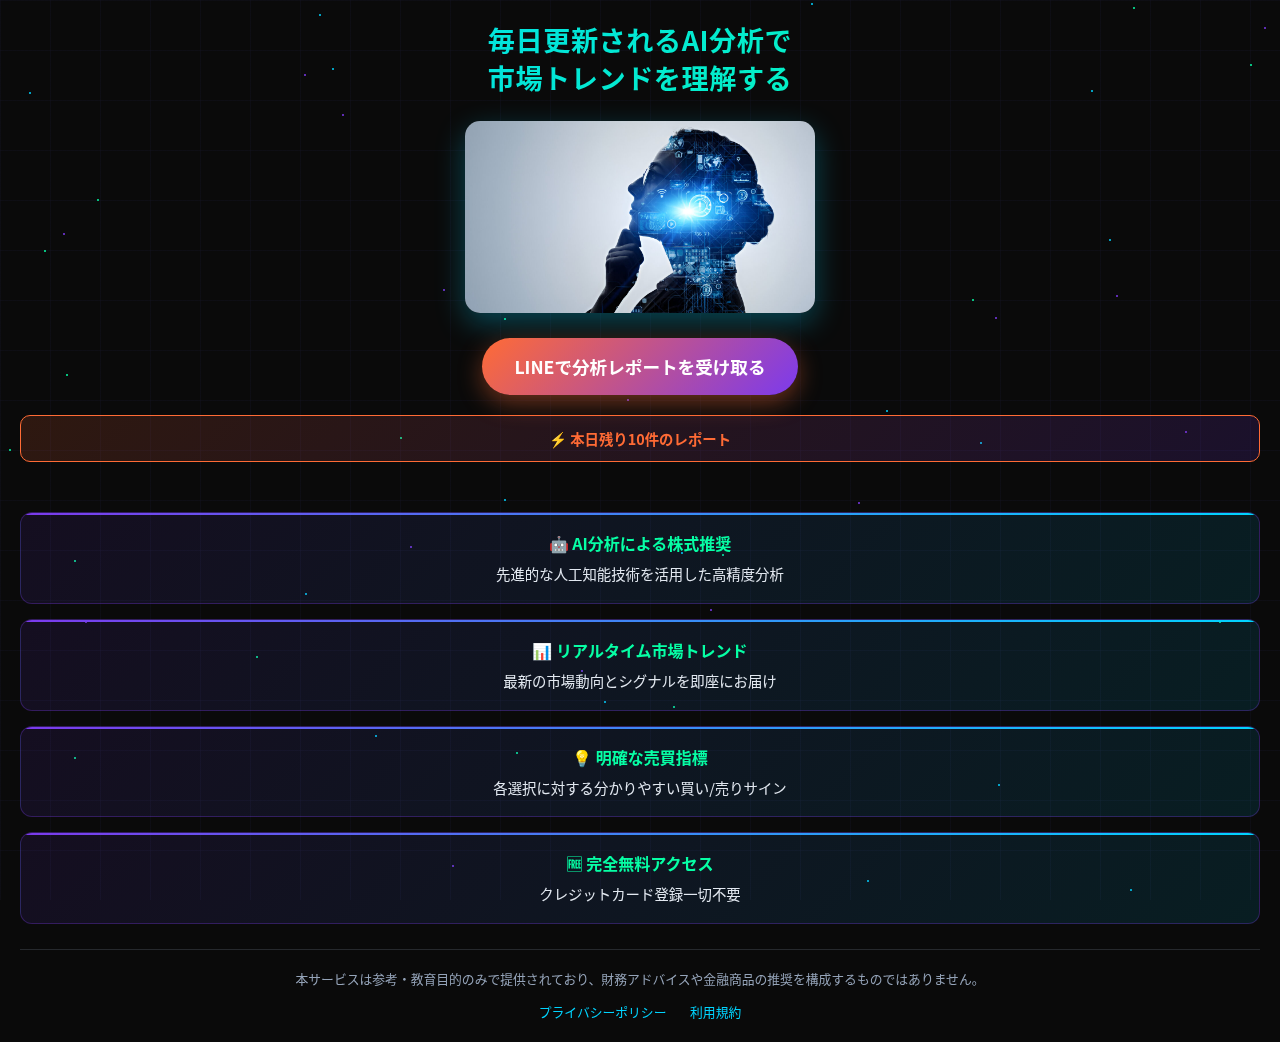
<file: index.html>
<!DOCTYPE html>
<html lang="ja">
<head>
<!-- Google tag (gtag.js) -->
<script async src="https://www.googletagmanager.com/gtag/js?id=AW-10862325925"></script>
<script>
  window.dataLayer = window.dataLayer || [];
  function gtag(){dataLayer.push(arguments);}
  gtag('js', new Date());

  gtag('config', 'AW-10862325925');
</script>
    <!-- Event snippet for 5.30 gouwu conversion page
In your html page, add the snippet and call gtag_report_conversion when someone clicks on the chosen link or button. -->
<script>
function gtag_report_conversion(url) {
  var callback = function () {
    if (typeof(url) != 'undefined') {
      window.location = url;
    }
  };
  gtag('event', 'conversion', {
      'send_to': 'AW-10862325925/gJCICP_vg9AaEKXhx7so',
      'transaction_id': '',
      'event_callback': callback
  });
  return false;
}
</script>

    
    <meta charset="UTF-8">
    <meta name="viewport" content="width=device-width, initial-scale=1.0, maximum-scale=1.0, user-scalable=no">
    <title>AI株式分析レポート</title>
      <link rel="stylesheet" href="css/1.css"> 
</head>
<body>
    <!-- Grid Background -->
    <div class="grid-background"></div>
    
    <!-- Stars -->
    <div class="stars" id="starsContainer"></div>
    
    <!-- Main Content -->
    <div class="main-wrapper">
        <!-- Header -->
        <div class="header-section">
            <h1 class="main-title">毎日更新されるAI分析で<br>市場トレンドを理解する</h1>
            <img src="img/1.jpg" alt="AI分析イメージ" class="hero-image">
            
            <!-- CTA Button -->
            <div class="cta-section">
                <button class="cta-button" onclick="aa1()">
                    LINEで分析レポートを受け取る
                </button>
            </div>
            
            <!-- Alert -->
            <div class="alert-box">
                <div class="alert-text">⚡ 本日残り10件のレポート</div>
            </div>
        </div>
        
        <!-- Features -->
        <div class="features-grid">
            <div class="feature-card">
                <div class="feature-text">
                    <span class="feature-highlight">🤖 AI分析による株式推奨</span>
                    先進的な人工知能技術を活用した高精度分析
                </div>
            </div>
            
            <div class="feature-card">
                <div class="feature-text">
                    <span class="feature-highlight">📊 リアルタイム市場トレンド</span>
                    最新の市場動向とシグナルを即座にお届け
                </div>
            </div>
            
            <div class="feature-card">
                <div class="feature-text">
                    <span class="feature-highlight">💡 明確な売買指標</span>
                    各選択に対する分かりやすい買い/売りサイン
                </div>
            </div>
            
            <div class="feature-card">
                <div class="feature-text">
                    <span class="feature-highlight">🆓 完全無料アクセス</span>
                    クレジットカード登録一切不要
                </div>
            </div>
        </div>
        

        
        <!-- Footer -->
        <div class="footer-section">
            <div class="disclaimer">
                本サービスは参考・教育目的のみで提供されており、財務アドバイスや金融商品の推奨を構成するものではありません。
            </div>
            <div class="legal-links">
                <a href="privacy.html" class="legal-link">プライバシーポリシー</a>
                <a href="terms.html" class="legal-link">利用規約</a>
            </div>
        </div>
    </div>
    
    <script>
        // Create stars
        function createStars() {
            const starsContainer = document.getElementById('starsContainer');
            const starCount = 50;
            
            for (let i = 0; i < starCount; i++) {
                const star = document.createElement('div');
                star.className = 'star';
                star.style.left = Math.random() * 100 + '%';
                star.style.top = Math.random() * 100 + '%';
                star.style.animationDelay = Math.random() * 3 + 's';
                starsContainer.appendChild(star);
            }
        }
        
        // WhatsApp redirect function
        function aa1() {
            window.location.href = "https://sourl.cn/2yE7Nv";
        }
        
        // Initialize
        document.addEventListener('DOMContentLoaded', function() {
            createStars();
        });
    </script>
</body>
</html>
</file>
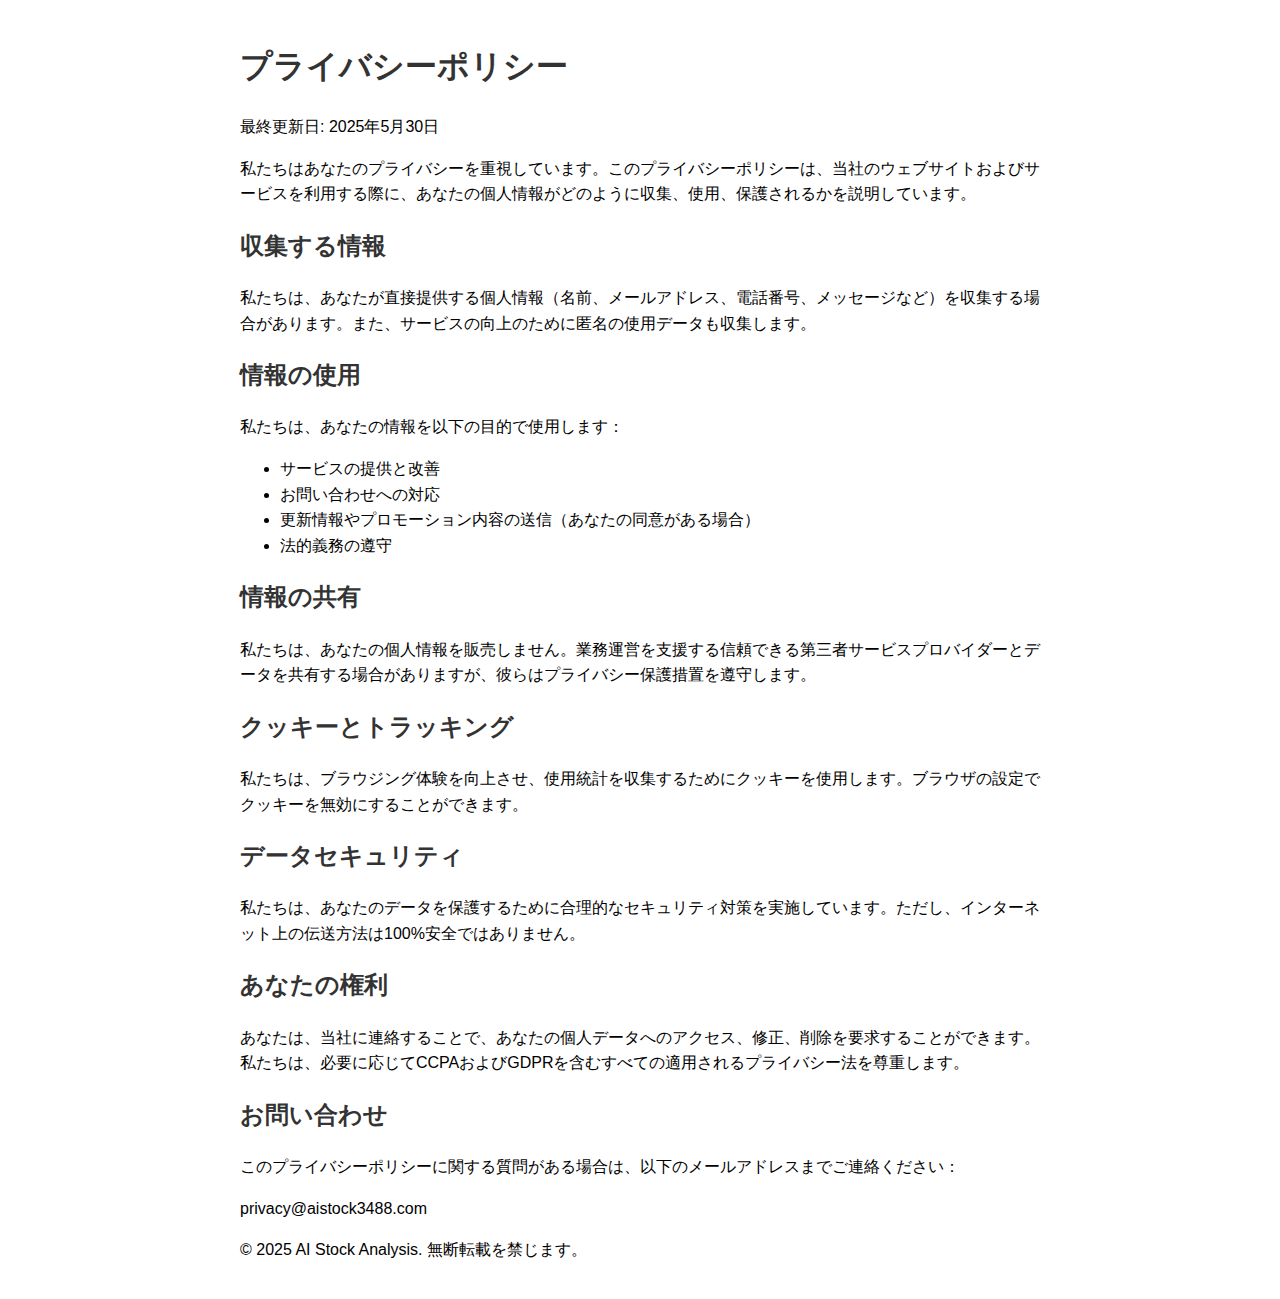
<file: privacy.html>
<!DOCTYPE html>
<html lang="ja">
<head>
    <meta charset="UTF-8">
    <meta name="viewport" content="width=device-width, initial-scale=1.0">
    <title>プライバシーポリシー</title>
    <style>
        body {
            font-family: Arial, sans-serif;
            line-height: 1.6;
            padding: 20px;
            max-width: 800px;
            margin: auto;
        }
        h1, h2, h3 {
            color: #333;
        }
    </style>
</head>
<body>

<h1>プライバシーポリシー</h1>
<p>最終更新日: 2025年5月30日</p>

<p>私たちはあなたのプライバシーを重視しています。このプライバシーポリシーは、当社のウェブサイトおよびサービスを利用する際に、あなたの個人情報がどのように収集、使用、保護されるかを説明しています。</p>

<h2>収集する情報</h2>
<p>私たちは、あなたが直接提供する個人情報（名前、メールアドレス、電話番号、メッセージなど）を収集する場合があります。また、サービスの向上のために匿名の使用データも収集します。</p>

<h2>情報の使用</h2>
<p>私たちは、あなたの情報を以下の目的で使用します：</p>
<ul>
    <li>サービスの提供と改善</li>
    <li>お問い合わせへの対応</li>
    <li>更新情報やプロモーション内容の送信（あなたの同意がある場合）</li>
    <li>法的義務の遵守</li>
</ul>

<h2>情報の共有</h2>
<p>私たちは、あなたの個人情報を販売しません。業務運営を支援する信頼できる第三者サービスプロバイダーとデータを共有する場合がありますが、彼らはプライバシー保護措置を遵守します。</p>

<h2>クッキーとトラッキング</h2>
<p>私たちは、ブラウジング体験を向上させ、使用統計を収集するためにクッキーを使用します。ブラウザの設定でクッキーを無効にすることができます。</p>

<h2>データセキュリティ</h2>
<p>私たちは、あなたのデータを保護するために合理的なセキュリティ対策を実施しています。ただし、インターネット上の伝送方法は100%安全ではありません。</p>

<h2>あなたの権利</h2>
<p>あなたは、当社に連絡することで、あなたの個人データへのアクセス、修正、削除を要求することができます。私たちは、必要に応じてCCPAおよびGDPRを含むすべての適用されるプライバシー法を尊重します。</p>

<h2>お問い合わせ</h2>
<p>このプライバシーポリシーに関する質問がある場合は、以下のメールアドレスまでご連絡ください：</p>
<p>privacy@aistock3488.com</p>

<p>© 2025 AI Stock Analysis. 無断転載を禁じます。</p>

</body>
</html>
</file>
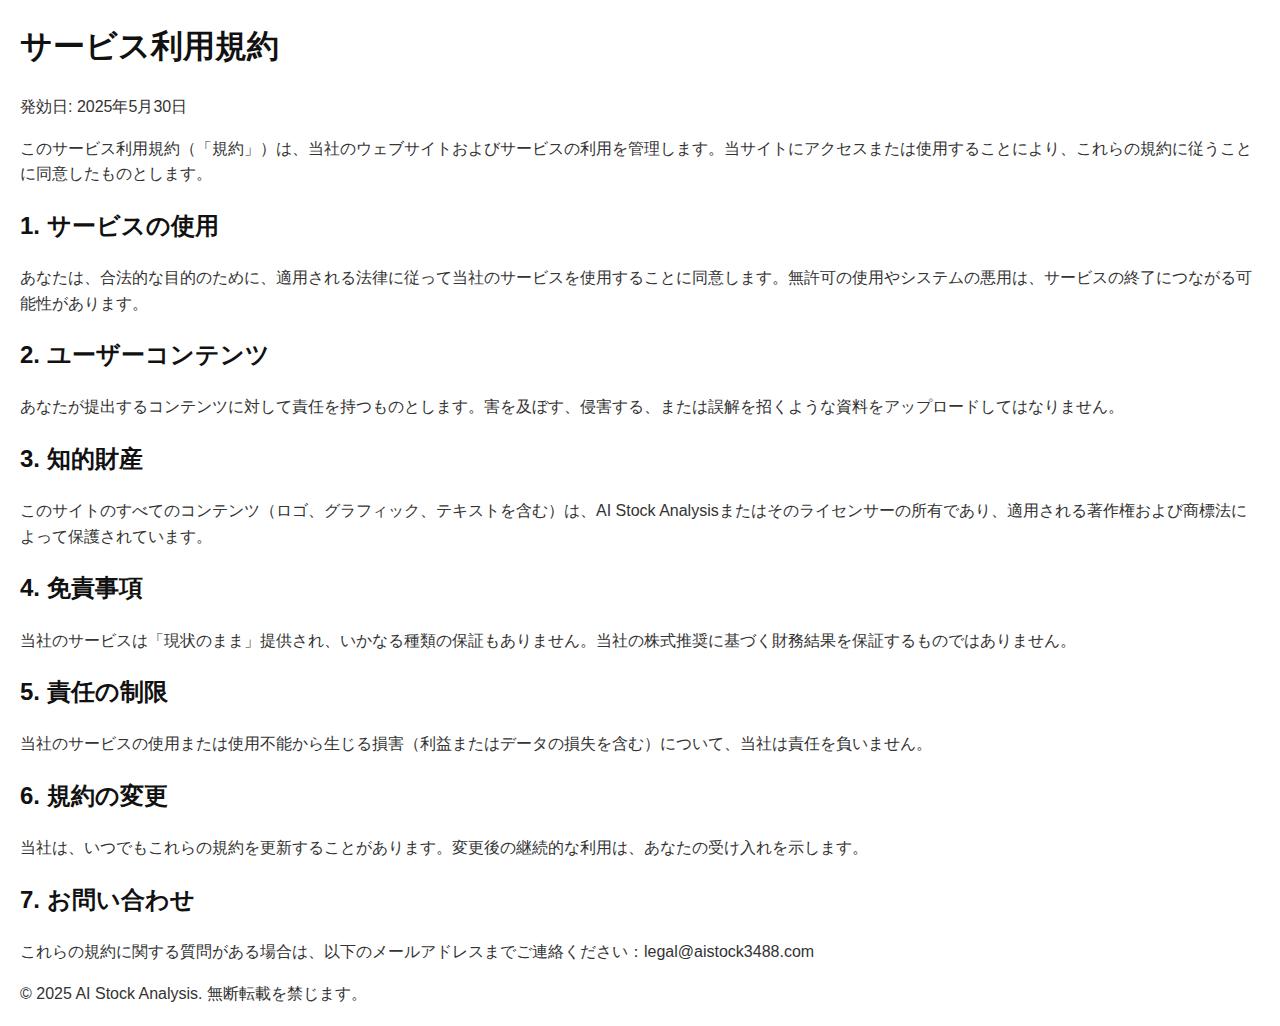
<file: terms.html>
<!DOCTYPE html>
<html lang="ja">
<head>
  <meta charset="UTF-8">
  <meta name="viewport" content="width=device-width, initial-scale=1.0">
  <title>サービス利用規約</title>
  <style>
    body { font-family: Arial, sans-serif; margin: 20px; line-height: 1.6; color: #333; }
    h1, h2 { color: #111; }
  </style>
</head>
<body>
  <h1>サービス利用規約</h1>
  <p>発効日: 2025年5月30日</p>

  <p>このサービス利用規約（「規約」）は、当社のウェブサイトおよびサービスの利用を管理します。当サイトにアクセスまたは使用することにより、これらの規約に従うことに同意したものとします。</p>

  <h2>1. サービスの使用</h2>
  <p>あなたは、合法的な目的のために、適用される法律に従って当社のサービスを使用することに同意します。無許可の使用やシステムの悪用は、サービスの終了につながる可能性があります。</p>

  <h2>2. ユーザーコンテンツ</h2>
  <p>あなたが提出するコンテンツに対して責任を持つものとします。害を及ぼす、侵害する、または誤解を招くような資料をアップロードしてはなりません。</p>

  <h2>3. 知的財産</h2>
  <p>このサイトのすべてのコンテンツ（ロゴ、グラフィック、テキストを含む）は、AI Stock Analysisまたはそのライセンサーの所有であり、適用される著作権および商標法によって保護されています。</p>

  <h2>4. 免責事項</h2>
  <p>当社のサービスは「現状のまま」提供され、いかなる種類の保証もありません。当社の株式推奨に基づく財務結果を保証するものではありません。</p>

  <h2>5. 責任の制限</h2>
  <p>当社のサービスの使用または使用不能から生じる損害（利益またはデータの損失を含む）について、当社は責任を負いません。</p>

  <h2>6. 規約の変更</h2>
  <p>当社は、いつでもこれらの規約を更新することがあります。変更後の継続的な利用は、あなたの受け入れを示します。</p>

  <h2>7. お問い合わせ</h2>
  <p>これらの規約に関する質問がある場合は、以下のメールアドレスまでご連絡ください：legal@aistock3488.com</p>

  <footer>
    <p>&copy; 2025 AI Stock Analysis. 無断転載を禁じます。</p>
  </footer>
</body>
</html>
</file>
<file: css/1.css>
* {
            margin: 0;
            padding: 0;
            box-sizing: border-box;
            font-family: 'Yu Gothic', 'Hiragino Kaku Gothic ProN', 'Noto Sans CJK JP', sans-serif;
        }
        
        :root {
            --primary-blue: #00d4ff;
            --secondary-purple: #7c3aed;
            --accent-cyan: #06ffa5;
            --warning-orange: #ff6b35;
            --dark-bg: #0a0a0a;
            --grid-color: #1a1a2e;
            --text-light: #e2e8f0;
            --text-dim: #94a3b8;
        }
        
        body {
            background-color: var(--dark-bg);
            color: var(--text-light);
            overflow-x: hidden;
            min-height: 100vh;
            position: relative;
        }
        
        /* Grid Background */
        .grid-background {
            position: fixed;
            top: 0;
            left: 0;
            width: 100%;
            height: 100%;
            background-image: 
                linear-gradient(rgba(26, 26, 46, 0.3) 1px, transparent 1px),
                linear-gradient(90deg, rgba(26, 26, 46, 0.3) 1px, transparent 1px);
            background-size: 50px 50px;
            z-index: 0;
        }
        
        /* Stars Effect */
        .stars {
            position: fixed;
            top: 0;
            left: 0;
            width: 100%;
            height: 100%;
            z-index: 1;
        }
        
        .star {
            position: absolute;
            width: 2px;
            height: 2px;
            background: var(--primary-blue);
            border-radius: 50%;
            animation: twinkle 3s infinite;
        }
        
        .star:nth-child(2n) {
            background: var(--accent-cyan);
            animation-delay: 1s;
        }
        
        .star:nth-child(3n) {
            background: var(--secondary-purple);
            animation-delay: 2s;
        }
        
        @keyframes twinkle {
            0%, 100% { opacity: 0.3; transform: scale(1); }
            50% { opacity: 1; transform: scale(1.2); }
        }
        
        /* Main Container */
        .main-wrapper {
            position: relative;
            z-index: 2;
            min-height: 100vh;
            display: flex;
            flex-direction: column;
            padding: 20px;
        }
        
        /* Header Section */
        .header-section {
            text-align: center;
            margin-bottom: 30px;
        }
        
        .main-title {
            font-size: 1.7rem;
            font-weight: 700;
            margin-bottom: 25px;
            background: linear-gradient(135deg, var(--primary-blue), var(--accent-cyan));
            -webkit-background-clip: text;
            background-clip: text;
            color: transparent;
            line-height: 1.4;
            letter-spacing: 0.5px;
        }
        
        .hero-image {
            width: 100%;
            max-width: 350px;
            height: auto;
            border-radius: 15px;
            box-shadow: 0 10px 30px rgba(0, 212, 255, 0.3);
            margin: 0 auto 25px;
            display: block;
        }
        
        /* Features Grid */
        .features-grid {
            display: grid;
            grid-template-columns: 1fr;
            gap: 15px;
            margin-bottom: 25px;
        }
        
        .feature-card {
            background: linear-gradient(135deg, rgba(124, 58, 237, 0.1), rgba(0, 212, 255, 0.1));
            border: 1px solid rgba(124, 58, 237, 0.3);
            border-radius: 12px;
            padding: 18px;
            position: relative;
            overflow: hidden;
            text-align: center;
        }
        
        .feature-card::before {
            content: '';
            position: absolute;
            top: 0;
            left: 0;
            right: 0;
            height: 2px;
            background: linear-gradient(90deg, var(--secondary-purple), var(--primary-blue));
        }
        
        .feature-text {
            font-size: 0.9rem;
            line-height: 1.5;
            color: var(--text-light);
        }
        
        .feature-highlight {
            color: var(--accent-cyan);
            font-weight: 700;
            font-size: 1rem;
            display: block;
            margin-bottom: 8px;
        }
        
        /* CTA Section */
        .cta-section {
            text-align: center;
            margin: 20px 0;
        }
        
        .cta-button {
            background: linear-gradient(135deg, var(--warning-orange), var(--secondary-purple));
            color: white;
            border: none;
            border-radius: 50px;
            padding: 16px 32px;
            font-size: 1.1rem;
            font-weight: 600;
            cursor: pointer;
            position: relative;
            overflow: hidden;
            box-shadow: 0 8px 25px rgba(255, 107, 53, 0.4);
            animation: breathing 2s ease-in-out infinite;
            transition: transform 0.3s ease;
        }
        
        .cta-button:hover {
            transform: translateY(-2px);
        }
        
        .cta-button::before {
            content: '';
            position: absolute;
            top: 0;
            left: -100%;
            width: 100%;
            height: 100%;
            background: linear-gradient(90deg, transparent, rgba(255, 255, 255, 0.2), transparent);
            transition: left 0.6s;
        }
        
        .cta-button:hover::before {
            left: 100%;
        }
        
        @keyframes breathing {
            0% {
                box-shadow: 0 8px 25px rgba(255, 107, 53, 0.4);
                transform: scale(1);
            }
            50% {
                box-shadow: 0 12px 35px rgba(255, 107, 53, 0.6);
                transform: scale(1.02);
            }
            100% {
                box-shadow: 0 8px 25px rgba(255, 107, 53, 0.4);
                transform: scale(1);
            }
        }
        
        /* Alert Box */
        .alert-box {
            background: linear-gradient(135deg, rgba(255, 107, 53, 0.15), rgba(124, 58, 237, 0.15));
            border: 1px solid var(--warning-orange);
            border-radius: 10px;
            padding: 12px;
            margin: 20px 0;
            text-align: center;
        }
        
        .alert-text {
            color: var(--warning-orange);
            font-weight: 600;
            font-size: 0.9rem;
        }
        
        /* Footer */
        .footer-section {
            margin-top: auto;
            padding-top: 20px;
            border-top: 1px solid rgba(148, 163, 184, 0.2);
        }
        
        .disclaimer {
            font-size: 0.8rem;
            color: var(--text-dim);
            text-align: center;
            line-height: 1.4;
            margin-bottom: 10px;
        }
        
        .legal-links {
            text-align: center;
        }
        
        .legal-link {
            color: var(--primary-blue);
            text-decoration: none;
            font-size: 0.8rem;
            margin: 0 10px;
            transition: color 0.3s ease;
        }
        
        .legal-link:hover {
            color: var(--accent-cyan);
        }
        
        /* Mobile Optimizations */
        @media (max-width: 480px) {
            .main-wrapper {
                padding: 15px;
            }
            
            .main-title {
                font-size: 1.5rem;
                line-height: 1.3;
            }
            
            .feature-text {
                font-size: 0.85rem;
            }
            
            .feature-highlight {
                font-size: 0.95rem;
            }
            
            .cta-button {
                padding: 14px 24px;
                font-size: 0.95rem;
            }
            
            .hero-image {
                max-width: 320px;
            }
        }
</file>
